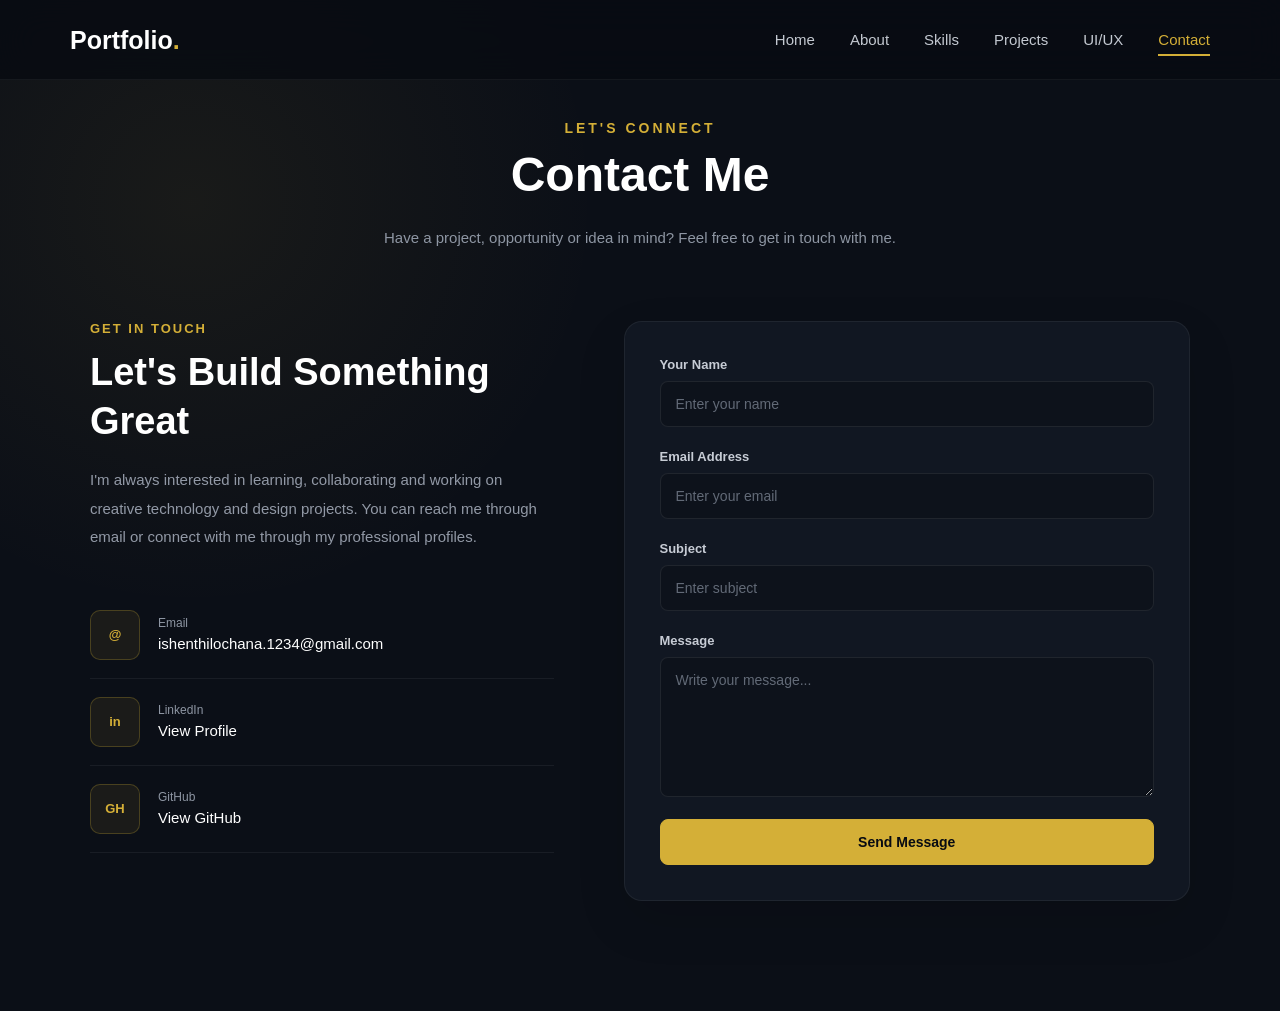
<file: contact.html>
<!DOCTYPE html>
<html lang="en">

<head>
    <meta charset="UTF-8">
    <meta name="viewport" content="width=device-width, initial-scale=1.0">

    <title>Contact | Ishen Thilochana</title>

    <link rel="stylesheet" href="css/style.css">
</head>

<body>

    <!-- ================= NAVBAR ================= -->

    <header class="header">

        <nav class="navbar">

            <a href="index.html" class="logo">
                Portfolio<span>.</span>
            </a>

            <ul class="nav-links">
                <li><a href="index.html">Home</a></li>
                <li><a href="about.html">About</a></li>
                <li><a href="skills.html">Skills</a></li>
                <li><a href="projects.html">Projects</a></li>
                <li><a href="designs.html">UI/UX</a></li>
                <li><a href="contact.html" class="active">Contact</a></li>
            </ul>

        </nav>

    </header>


    <!-- ================= CONTACT ================= -->

    <main>

        <section class="contact-page">

            <div class="section-title">

                <p>Let's Connect</p>

                <h1>Contact Me</h1>

                <span class="section-description">
                    Have a project, opportunity or idea in mind?
                    Feel free to get in touch with me.
                </span>

            </div>


            <div class="contact-container">


                <!-- LEFT SIDE -->

                <div class="contact-info">

                    <p class="contact-small-title">
                        Get In Touch
                    </p>

                    <h2>
                        Let's Build Something Great
                    </h2>

                    <p class="contact-description">
                        I'm always interested in learning, collaborating
                        and working on creative technology and design projects.
                        You can reach me through email or connect with me
                        through my professional profiles.
                    </p>


                    <!-- EMAIL -->

                    <div class="contact-item">

                        <div class="contact-icon">
                            @
                        </div>

                        <div>
                            <span>Email</span>

                            <a href="ishenthilochana.1234@gmail.com">
                               ishenthilochana.1234@gmail.com
                            </a>
                        </div>

                    </div>


                    <!-- LINKEDIN -->

                    <div class="contact-item">

                        <div class="contact-icon">
                            in
                        </div>

                        <div>
                            <span>LinkedIn</span>

                            <a
                                href="https://www.linkedin.com/in/ishen-thilochana-58a168351/"
                                target="_blank"
                                rel="noopener noreferrer"
                            >
                                View Profile
                            </a>
                        </div>

                    </div>


                    <!-- GITHUB -->

                    <div class="contact-item">

                        <div class="contact-icon">
                            GH
                        </div>

                        <div>
                            <span>GitHub</span>

                            <a
                                href="https://github.com/Ishen066"
                                target="_blank"
                                rel="noopener noreferrer"
                            >
                                View GitHub
                            </a>
                        </div>

                    </div>

                </div>


                <!-- RIGHT SIDE FORM -->

                <div class="contact-form-wrapper">

                    <form class="contact-form" id="contactForm">

                        <div class="form-group">

                            <label for="name">
                                Your Name
                            </label>

                            <input
                                type="text"
                                id="name"
                                name="name"
                                placeholder="Enter your name"
                                required
                            >

                        </div>


                        <div class="form-group">

                            <label for="email">
                                Email Address
                            </label>

                            <input
                                type="email"
                                id="email"
                                name="email"
                                placeholder="Enter your email"
                                required
                            >

                        </div>


                        <div class="form-group">

                            <label for="subject">
                                Subject
                            </label>

                            <input
                                type="text"
                                id="subject"
                                name="subject"
                                placeholder="Enter subject"
                                required
                            >

                        </div>


                        <div class="form-group">

                            <label for="message">
                                Message
                            </label>

                            <textarea
                                id="message"
                                name="message"
                                rows="6"
                                placeholder="Write your message..."
                                required
                            ></textarea>

                        </div>


                        <button
                            type="submit"
                            class="contact-submit-btn"
                        >
                            Send Message
                        </button>

                    </form>

                </div>

            </div>

        </section>

    </main>


    <script src="js/script.js"></script>

</body>

</html>
</file>
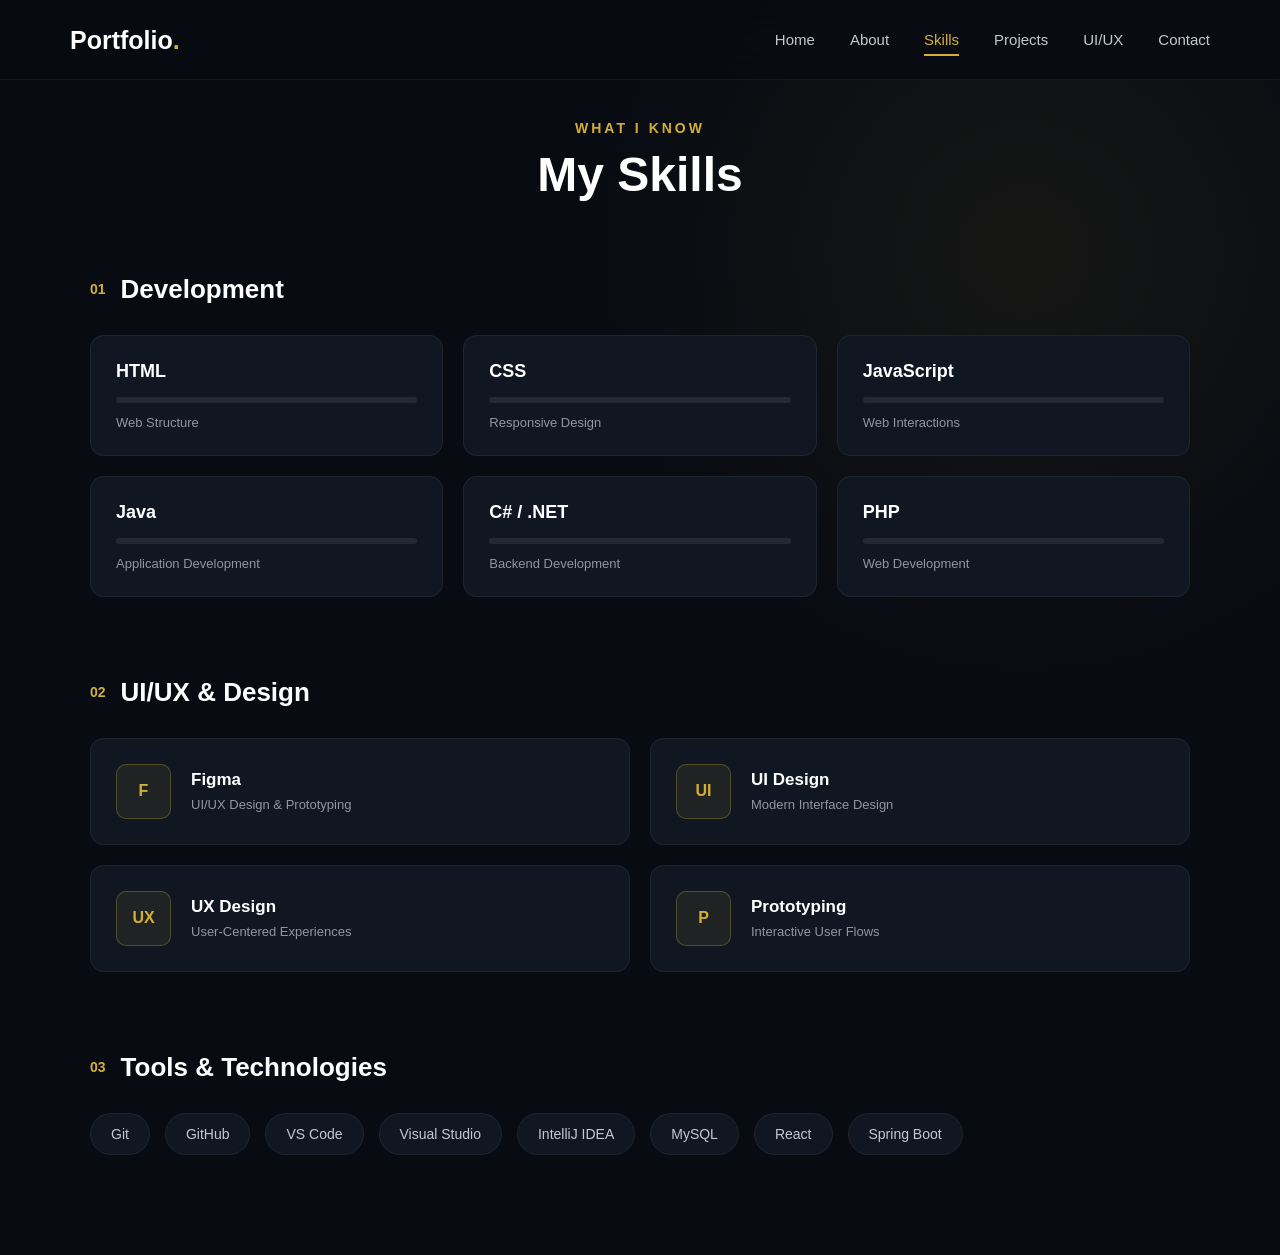
<file: skills.html>
<!DOCTYPE html>
<html lang="en">

<head>
    <meta charset="UTF-8">
    <meta name="viewport" content="width=device-width, initial-scale=1.0">

    <title>Skills | Ishen Thilochana</title>

    <link rel="stylesheet" href="css/style.css">
</head>

<body>

    <!-- ================= NAVBAR ================= -->

    <header class="header">

        <nav class="navbar">

            <a href="index.html" class="logo">
                Portfolio<span>.</span>
            </a>

            <ul class="nav-links">
                <li><a href="index.html">Home</a></li>
                <li><a href="about.html">About</a></li>
                <li><a href="skills.html" class="active">Skills</a></li>
                <li><a href="projects.html">Projects</a></li>
                <li><a href="designs.html">UI/UX</a></li>
                <li><a href="contact.html">Contact</a></li>
            </ul>

        </nav>

    </header>


    <!-- ================= SKILLS ================= -->

    <main>

        <section class="skills-page">

            <div class="section-title">
                <p>What I Know</p>
                <h1>My Skills</h1>
            </div>


            <div class="skills-container">

                <!-- DEVELOPMENT -->

                <div class="skill-category">

                    <div class="skill-category-header">
                        <span>01</span>
                        <h2>Development</h2>
                    </div>


                    <div class="skills-grid">

                        <div class="skill-card">
                            <h3>HTML</h3>

                            <div class="skill-bar">
                                <div class="skill-progress html-progress"></div>
                            </div>

                            <p>Web Structure</p>
                        </div>


                        <div class="skill-card">
                            <h3>CSS</h3>

                            <div class="skill-bar">
                                <div class="skill-progress css-progress"></div>
                            </div>

                            <p>Responsive Design</p>
                        </div>


                        <div class="skill-card">
                            <h3>JavaScript</h3>

                            <div class="skill-bar">
                                <div class="skill-progress js-progress"></div>
                            </div>

                            <p>Web Interactions</p>
                        </div>


                        <div class="skill-card">
                            <h3>Java</h3>

                            <div class="skill-bar">
                                <div class="skill-progress java-progress"></div>
                            </div>

                            <p>Application Development</p>
                        </div>


                        <div class="skill-card">
                            <h3>C# / .NET</h3>

                            <div class="skill-bar">
                                <div class="skill-progress csharp-progress"></div>
                            </div>

                            <p>Backend Development</p>
                        </div>


                        <div class="skill-card">
                            <h3>PHP</h3>

                            <div class="skill-bar">
                                <div class="skill-progress php-progress"></div>
                            </div>

                            <p>Web Development</p>
                        </div>

                    </div>

                </div>


                <!-- DESIGN -->

                <div class="skill-category">

                    <div class="skill-category-header">
                        <span>02</span>
                        <h2>UI/UX & Design</h2>
                    </div>


                    <div class="tool-grid">

                        <div class="tool-card">
                            <div class="tool-icon">F</div>

                            <div>
                                <h3>Figma</h3>
                                <p>UI/UX Design & Prototyping</p>
                            </div>
                        </div>


                        <div class="tool-card">
                            <div class="tool-icon">UI</div>

                            <div>
                                <h3>UI Design</h3>
                                <p>Modern Interface Design</p>
                            </div>
                        </div>


                        <div class="tool-card">
                            <div class="tool-icon">UX</div>

                            <div>
                                <h3>UX Design</h3>
                                <p>User-Centered Experiences</p>
                            </div>
                        </div>


                        <div class="tool-card">
                            <div class="tool-icon">P</div>

                            <div>
                                <h3>Prototyping</h3>
                                <p>Interactive User Flows</p>
                            </div>
                        </div>

                    </div>

                </div>


                <!-- TOOLS -->

                <div class="skill-category">

                    <div class="skill-category-header">
                        <span>03</span>
                        <h2>Tools & Technologies</h2>
                    </div>


                    <div class="technology-list">

                        <span>Git</span>
                        <span>GitHub</span>
                        <span>VS Code</span>
                        <span>Visual Studio</span>
                        <span>IntelliJ IDEA</span>
                        <span>MySQL</span>
                        <span>React</span>
                        <span>Spring Boot</span>

                    </div>

                </div>

            </div>

        </section>

    </main>


    <script src="js/script.js"></script>

</body>

</html>
</file>
<file: css/style.css>
/* =========================================================
   PORTFOLIO - MAIN STYLESHEET
   ========================================================= */


/* =========================================================
   GLOBAL
   ========================================================= */

* {
    margin: 0;
    padding: 0;
    box-sizing: border-box;
}

html {
    scroll-behavior: smooth;
    scroll-padding-top: 80px;
}

body {
    font-family: Arial, Helvetica, sans-serif;
    background: #080b12;
    color: #ffffff;
    overflow-x: hidden;
}

body::-webkit-scrollbar {
    width: 10px;
}

body::-webkit-scrollbar-track {
    background: #080b12;
}

body::-webkit-scrollbar-thumb {
    background: #d4af37;
    border-radius: 10px;
}

img {
    max-width: 100%;
    display: block;
}

button,
input,
textarea {
    font-family: inherit;
}

a {
    -webkit-tap-highlight-color: transparent;
}


/* =========================================================
   NAVBAR
   ========================================================= */

.header {
    position: fixed;
    top: 0;
    left: 0;

    width: 100%;
    height: 80px;

    z-index: 1000;

    background: rgba(8, 11, 18, 0.82);

    backdrop-filter: blur(18px);
    -webkit-backdrop-filter: blur(18px);

    border-bottom: 1px solid rgba(255, 255, 255, 0.05);
}

.navbar {
    width: 100%;
    max-width: 1200px;
    height: 80px;

    margin: auto;

    padding: 0 30px;

    display: flex;
    align-items: center;
    justify-content: space-between;
}


/* LOGO */

.logo {
    color: #ffffff;

    font-size: 25px;
    font-weight: 700;

    text-decoration: none;

    z-index: 1002;
}

.logo span {
    color: #d4af37;
}


/* NAV LINKS */

.nav-links {
    display: flex;
    align-items: center;

    gap: 35px;

    list-style: none;
}

.nav-links a {
    position: relative;

    color: #c4c9d1;

    font-size: 15px;
    font-weight: 500;

    text-decoration: none;

    transition: 0.3s ease;
}

.nav-links a:hover,
.nav-links a.active {
    color: #d4af37;
}

.nav-links a::after {
    content: "";

    position: absolute;

    left: 0;
    bottom: -8px;

    width: 0;
    height: 2px;

    background: #d4af37;

    transition: width 0.3s ease;
}

.nav-links a:hover::after,
.nav-links a.active::after {
    width: 100%;
}


/* =========================================================
   MOBILE MENU BUTTON
   ========================================================= */

.menu-toggle {
    width: 42px;
    height: 42px;

    display: none;

    flex-direction: column;
    align-items: center;
    justify-content: center;

    gap: 5px;

    background: transparent;

    border: none;

    cursor: pointer;

    z-index: 1002;
}

.menu-toggle span {
    display: block;

    width: 24px;
    height: 2px;

    background: #ffffff;

    border-radius: 10px;

    transition: 0.3s ease;
}

.menu-toggle.active span:nth-child(1) {
    transform: translateY(7px) rotate(45deg);
}

.menu-toggle.active span:nth-child(2) {
    opacity: 0;
}

.menu-toggle.active span:nth-child(3) {
    transform: translateY(-7px) rotate(-45deg);
}


/* =========================================================
   HERO / HOME
   ========================================================= */

.hero {
    width: 100%;
    max-width: 1200px;

    min-height: 100vh;

    margin: auto;

    padding: 120px 30px 60px;

    display: grid;

    grid-template-columns: 1.2fr 0.8fr;

    align-items: center;

    gap: 80px;
}


/* HERO CONTENT */

.hero-content {
    max-width: 720px;
}

.intro {
    color: #d4af37;

    font-size: 18px;
    font-weight: 600;

    letter-spacing: 2px;

    margin-bottom: 18px;
}

.hero h1 {
    color: #ffffff;

    font-size: clamp(55px, 7vw, 85px);

    line-height: 1;

    letter-spacing: -3px;

    margin-bottom: 20px;
}

.hero h2 {
    max-width: 650px;

    color: #b5bbc5;

    font-size: 27px;
    font-weight: 400;

    line-height: 1.4;

    margin-bottom: 25px;
}

.hero h2 span {
    color: #d4af37;
}

.description {
    max-width: 620px;

    color: #8e96a3;

    font-size: 17px;

    line-height: 1.8;
}


/* =========================================================
   BUTTONS
   ========================================================= */

.hero-buttons {
    display: flex;

    flex-wrap: wrap;

    gap: 16px;

    margin-top: 35px;
}

.btn {
    display: inline-block;

    padding: 14px 27px;

    border-radius: 8px;

    font-size: 15px;
    font-weight: 600;

    text-decoration: none;

    transition: 0.3s ease;
}

.primary-btn {
    color: #080b12;

    background: #d4af37;

    border: 1px solid #d4af37;
}

.primary-btn:hover {
    transform: translateY(-3px);

    box-shadow:
        0 10px 30px rgba(212, 175, 55, 0.20);
}

.outline-btn {
    color: #d4af37;

    background: transparent;

    border: 1px solid #d4af37;
}

.outline-btn:hover {
    color: #080b12;

    background: #d4af37;

    transform: translateY(-3px);
}


/* =========================================================
   HERO VISUAL
   ========================================================= */

.hero-visual {
    display: flex;

    align-items: center;
    justify-content: center;
}

.visual-circle {
    position: relative;

    width: 330px;
    height: 330px;

    display: flex;

    align-items: center;
    justify-content: center;

    border: 1px solid rgba(212, 175, 55, 0.35);

    border-radius: 50%;

    background:
        radial-gradient(
            circle,
            rgba(212, 175, 55, 0.12),
            transparent 65%
        );

    box-shadow:
        0 0 80px rgba(212, 175, 55, 0.08);

    animation: floating 4s ease-in-out infinite;
}

.visual-circle::before {
    content: "";

    width: 220px;
    height: 220px;

    border-radius: 50%;

    border: 1px dashed rgba(212, 175, 55, 0.40);

    animation: rotateCircle 18s linear infinite;
}

.visual-circle span {
    position: absolute;

    padding: 10px 15px;

    color: #d4af37;

    font-size: 13px;
    font-weight: 700;

    letter-spacing: 2px;

    background: #111620;

    border: 1px solid rgba(212, 175, 55, 0.30);

    border-radius: 7px;

    box-shadow:
        0 10px 30px rgba(0, 0, 0, 0.25);
}

.visual-circle span:nth-child(1) {
    top: 40px;
    left: 40px;
}

.visual-circle span:nth-child(2) {
    top: 145px;
    right: 25px;
}

.visual-circle span:nth-child(3) {
    bottom: 35px;
    left: 90px;
}


/* HERO ANIMATIONS */

@keyframes floating {

    0%,
    100% {
        transform: translateY(0);
    }

    50% {
        transform: translateY(-12px);
    }
}

@keyframes rotateCircle {

    from {
        transform: rotate(0deg);
    }

    to {
        transform: rotate(360deg);
    }
}


/* =========================================================
   COMMON SECTION TITLE
   ========================================================= */

.section-title {
    max-width: 800px;

    margin: 0 auto 70px;

    text-align: center;
}

.section-title > p {
    color: #d4af37;

    font-size: 14px;
    font-weight: 600;

    letter-spacing: 3px;

    text-transform: uppercase;

    margin-bottom: 10px;
}

.section-title h1 {
    color: #ffffff;

    font-size: 48px;

    line-height: 1.2;
}

.section-description {
    display: block;

    max-width: 650px;

    margin: 20px auto 0;

    color: #8e96a3;

    font-size: 15px;

    line-height: 1.8;
}


/* =========================================================
   ABOUT
   ========================================================= */

.about-page {
    min-height: 100vh;

    padding: 120px 30px 110px;

    background:
        radial-gradient(
            circle at 15% 30%,
            rgba(212, 175, 55, 0.08),
            transparent 30%
        ),
        #0b0f17;
}

.about-container {
    width: 100%;
    max-width: 1100px;

    margin: auto;

    display: grid;

    grid-template-columns: 0.8fr 1.2fr;

    align-items: center;

    gap: 80px;
}


/* ABOUT IMAGE */

/* =========================================================
   ABOUT IMAGE - PROFILE PHOTO
   ========================================================= */

.about-image {
    display: flex;
    justify-content: center;
    align-items: center;
}

.image-box {
    position: relative;

    width: 330px;
    height: 430px;

    border-radius: 22px;

    overflow: hidden;

    background: #ffffff;

    border: 1px solid rgba(212, 175, 55, 0.45);

    box-shadow:
        0 25px 60px rgba(0, 0, 0, 0.35),
        0 0 40px rgba(212, 175, 55, 0.06);

    transition:
        transform 0.4s ease,
        box-shadow 0.4s ease,
        border-color 0.4s ease;
}


/* GOLD DECORATIVE FRAME */

.image-box::before {
    content: "";

    position: absolute;

    inset: 0;

    border-radius: 22px;

    border: 1px solid rgba(212, 175, 55, 0.35);

    box-shadow:
        inset 0 0 30px rgba(212, 175, 55, 0.05);

    pointer-events: none;

    z-index: 2;
}


/* PROFILE PHOTO */

.image-box img {
    width: 100%;
    height: 100%;

    display: block;

    object-fit: cover;

    /*
       Since the profile photo has a white background
       and the face is near the upper-middle area,
       this keeps the face nicely positioned.
    */
    object-position: center top;

    border-radius: 21px;

    transition:
        transform 0.5s ease,
        filter 0.5s ease;
}


/* HOVER EFFECT */

.image-box:hover {
    transform: translateY(-7px);

    border-color: rgba(212, 175, 55, 0.75);

    box-shadow:
        0 30px 70px rgba(0, 0, 0, 0.40),
        0 0 45px rgba(212, 175, 55, 0.10);
}

.image-box:hover img {
    transform: scale(1.035);
}


/* =========================================================
   TABLET
   ========================================================= */

@media (max-width: 950px) {

    .about-image {
        justify-content: center;
    }

}


/* =========================================================
   MOBILE
   ========================================================= */

@media (max-width: 700px) {

    .image-box {
        width: 270px;
        height: 350px;

        border-radius: 18px;
    }

    .image-box::before {
        border-radius: 18px;
    }

    .image-box img {
        border-radius: 17px;
    }

}


/* =========================================================
   SMALL MOBILE
   ========================================================= */

@media (max-width: 480px) {

    .image-box {
        width: 240px;
        height: 320px;
    }

}


/* ABOUT CONTENT */

.about-small-title {
    color: #d4af37;

    font-size: 15px;
    font-weight: 600;

    letter-spacing: 2px;

    margin-bottom: 12px;
}

.about-content h2 {
    color: #ffffff;

    font-size: 40px;

    margin-bottom: 22px;
}

.about-text {
    color: #969daa;

    font-size: 16px;

    line-height: 1.9;

    margin-bottom: 35px;
}


/* ABOUT INFO */

.about-info {
    display: grid;

    grid-template-columns: repeat(3, 1fr);

    gap: 15px;

    margin-bottom: 35px;
}

.info-card {
    padding: 20px;

    background: #111722;

    border: 1px solid rgba(255, 255, 255, 0.06);

    border-radius: 12px;

    transition: 0.3s ease;
}

.info-card:hover {
    transform: translateY(-5px);

    border-color: rgba(212, 175, 55, 0.50);

    box-shadow:
        0 15px 35px rgba(0, 0, 0, 0.20);
}

.info-number {
    display: block;

    color: #d4af37;

    font-size: 13px;
    font-weight: 700;

    margin-bottom: 15px;
}

.info-card h3 {
    color: #ffffff;

    font-size: 16px;

    margin-bottom: 8px;
}

.info-card p {
    color: #8e96a3;

    font-size: 13px;

    line-height: 1.5;
}


/* =========================================================
   SKILLS
   ========================================================= */

.skills-page {
    min-height: 100vh;

    padding: 120px 30px 100px;

    background:
        radial-gradient(
            circle at 80% 20%,
            rgba(212, 175, 55, 0.07),
            transparent 30%
        ),
        #080b12;
}

.skills-container {
    width: 100%;
    max-width: 1100px;

    margin: auto;
}

.skill-category {
    margin-bottom: 80px;
}

.skill-category:last-child {
    margin-bottom: 0;
}

.skill-category-header {
    display: flex;

    align-items: center;

    gap: 15px;

    margin-bottom: 30px;
}

.skill-category-header span {
    color: #d4af37;

    font-size: 14px;
    font-weight: 700;
}

.skill-category-header h2 {
    color: #ffffff;

    font-size: 26px;
}


/* SKILLS GRID */

.skills-grid {
    display: grid;

    grid-template-columns: repeat(3, 1fr);

    gap: 20px;
}

.skill-card {
    padding: 25px;

    background: #111722;

    border: 1px solid rgba(255, 255, 255, 0.06);

    border-radius: 14px;

    transition: 0.3s ease;
}

.skill-card:hover {
    transform: translateY(-5px);

    border-color: rgba(212, 175, 55, 0.50);

    box-shadow:
        0 15px 35px rgba(0, 0, 0, 0.20);
}

.skill-card h3 {
    color: #ffffff;

    margin-bottom: 15px;

    font-size: 18px;
}

.skill-card p {
    color: #8e96a3;

    margin-top: 12px;

    font-size: 13px;
}


/* =========================================================
   ANIMATED SKILL BARS
   ========================================================= */

.skill-bar {
    width: 100%;
    height: 6px;

    background: #222936;

    border-radius: 20px;

    overflow: hidden;
}


/* BAR STARTS FROM 0 */

.skill-progress {
    width: 0;
    height: 100%;

    background:
        linear-gradient(
            90deg,
            #c79d22,
            #e1c45b
        );

    border-radius: 20px;

    transition:
        width 1.5s cubic-bezier(0.4, 0, 0.2, 1);

    box-shadow:
        0 0 12px rgba(212, 175, 55, 0.25);
}


/* FINAL VALUES - ONLY AFTER JS ADDS .animate */

.skill-progress.html-progress.animate {
    width: 90%;
}

.skill-progress.css-progress.animate {
    width: 85%;
}

.skill-progress.js-progress.animate {
    width: 70%;
}

.skill-progress.java-progress.animate {
    width: 75%;
}

.skill-progress.csharp-progress.animate {
    width: 70%;
}

.skill-progress.php-progress.animate {
    width: 75%;
}


/* UI/UX TOOL CARDS */

.tool-grid {
    display: grid;

    grid-template-columns: repeat(2, 1fr);

    gap: 20px;
}

.tool-card {
    display: flex;

    align-items: center;

    gap: 20px;

    padding: 25px;

    background: #111722;

    border: 1px solid rgba(255, 255, 255, 0.06);

    border-radius: 14px;

    transition: 0.3s ease;
}

.tool-card:hover {
    transform: translateY(-5px);

    border-color: rgba(212, 175, 55, 0.50);

    box-shadow:
        0 15px 35px rgba(0, 0, 0, 0.20);
}

.tool-icon {
    width: 55px;
    height: 55px;

    display: flex;

    align-items: center;
    justify-content: center;

    flex-shrink: 0;

    color: #d4af37;

    font-weight: 700;

    background: rgba(212, 175, 55, 0.08);

    border: 1px solid rgba(212, 175, 55, 0.30);

    border-radius: 10px;
}

.tool-card h3 {
    color: #ffffff;

    font-size: 17px;

    margin-bottom: 7px;
}

.tool-card p {
    color: #8e96a3;

    font-size: 13px;
}


/* TECHNOLOGIES */

.technology-list {
    display: flex;

    flex-wrap: wrap;

    gap: 15px;
}

.technology-list span {
    padding: 12px 20px;

    color: #c4c9d1;

    background: #111722;

    border: 1px solid rgba(255, 255, 255, 0.06);

    border-radius: 50px;

    font-size: 14px;

    transition: 0.3s ease;
}

.technology-list span:hover {
    color: #d4af37;

    border-color: rgba(212, 175, 55, 0.50);

    transform: translateY(-3px);
}


/* =========================================================
   PROJECTS
   ========================================================= */

.projects-page {
    min-height: 100vh;

    padding: 120px 30px 110px;

    background:
        radial-gradient(
            circle at 10% 20%,
            rgba(212, 175, 55, 0.07),
            transparent 30%
        ),
        #0b0f17;
}

.projects-container {
    width: 100%;
    max-width: 1100px;

    margin: auto;

    display: flex;

    flex-direction: column;

    gap: 40px;
}


/* PROJECT CARD */

.project-card {
    display: grid;

    grid-template-columns: 1fr 1fr;

    min-height: 390px;

    overflow: hidden;

    background: #111722;

    border: 1px solid rgba(255, 255, 255, 0.06);

    border-radius: 18px;

    transition: 0.35s ease;
}

.project-card:hover {
    transform: translateY(-6px);

    border-color: rgba(212, 175, 55, 0.35);

    box-shadow:
        0 20px 50px rgba(0, 0, 0, 0.25);
}


/* ALTERNATING LAYOUT */

.project-card:nth-child(even) .project-image {
    order: 2;
}

.project-card:nth-child(even) .project-content {
    order: 1;
}


/* PROJECT IMAGE */

.project-image {
    position: relative;

    min-height: 390px;

    overflow: hidden;

    background: #171d28;
}

.project-image img {
    width: 100%;
    height: 100%;

    object-fit: cover;

    transition: transform 0.5s ease;
}

.project-card:hover .project-image img {
    transform: scale(1.05);
}

.project-number {
    position: absolute;

    top: 20px;
    left: 20px;

    width: 48px;
    height: 48px;

    display: flex;

    align-items: center;
    justify-content: center;

    color: #080b12;

    font-size: 13px;
    font-weight: 700;

    background: #d4af37;

    border-radius: 50%;

    box-shadow:
        0 10px 25px rgba(0, 0, 0, 0.20);
}


/* PROJECT CONTENT */

.project-content {
    padding: 45px;

    display: flex;

    flex-direction: column;

    justify-content: center;
}

.project-type {
    color: #d4af37;

    font-size: 12px;
    font-weight: 700;

    letter-spacing: 2px;

    text-transform: uppercase;

    margin-bottom: 12px;
}

.project-content h2 {
    color: #ffffff;

    font-size: 30px;

    margin-bottom: 18px;
}

.project-description {
    color: #9299a6;

    font-size: 15px;

    line-height: 1.8;

    margin-bottom: 25px;
}


/* PROJECT TECH */

.project-tech {
    display: flex;

    flex-wrap: wrap;

    gap: 9px;

    margin-bottom: 30px;
}

.project-tech span {
    padding: 7px 12px;

    color: #b7bdc8;

    font-size: 11px;

    background: #191f2b;

    border: 1px solid rgba(255, 255, 255, 0.07);

    border-radius: 50px;
}


/* PROJECT BUTTONS */

.project-links {
    display: flex;

    flex-wrap: wrap;

    gap: 12px;
}

.project-btn {
    display: inline-block;

    padding: 11px 20px;

    font-size: 13px;
    font-weight: 600;

    text-decoration: none;

    border-radius: 7px;

    transition: 0.3s ease;
}

.primary-project-btn {
    color: #080b12;

    background: #d4af37;

    border: 1px solid #d4af37;
}

.primary-project-btn:hover {
    transform: translateY(-3px);

    box-shadow:
        0 8px 25px rgba(212, 175, 55, 0.15);
}

.secondary-project-btn {
    color: #d4af37;

    background: transparent;

    border: 1px solid rgba(212, 175, 55, 0.60);
}

.secondary-project-btn:hover {
    color: #080b12;

    background: #d4af37;

    transform: translateY(-3px);
}


/* =========================================================
   UI / UX DESIGNS
   ========================================================= */

.designs-page {
    min-height: 100vh;

    padding: 120px 30px 110px;

    background:
        radial-gradient(
            circle at 85% 15%,
            rgba(212, 175, 55, 0.07),
            transparent 30%
        ),
        #080b12;
}

.designs-container {
    width: 100%;
    max-width: 1100px;

    margin: auto;
}


/* FEATURED DESIGN */

.featured-design {
    display: grid;

    grid-template-columns: 1.15fr 0.85fr;

    overflow: hidden;

    margin-bottom: 100px;

    background: #111722;

    border: 1px solid rgba(255, 255, 255, 0.06);

    border-radius: 20px;

    transition: 0.35s ease;
}

.featured-design:hover {
    transform: translateY(-5px);

    border-color: rgba(212, 175, 55, 0.30);

    box-shadow:
        0 20px 50px rgba(0, 0, 0, 0.22);
}

.featured-design-image {
    position: relative;

    min-height: 480px;

    overflow: hidden;

    background: #171d28;
}

.featured-design-image img {
    width: 100%;
    height: 100%;

    object-fit: cover;

    transition: 0.5s ease;
}

.featured-design:hover .featured-design-image img {
    transform: scale(1.04);
}

.design-label {
    position: absolute;

    top: 25px;
    left: 25px;

    padding: 9px 15px;

    color: #080b12;

    background: #d4af37;

    border-radius: 50px;

    font-size: 11px;
    font-weight: 700;

    text-transform: uppercase;

    letter-spacing: 1px;
}

.featured-design-content {
    padding: 50px;

    display: flex;

    flex-direction: column;

    justify-content: center;
}

.design-type {
    color: #d4af37;

    font-size: 12px;
    font-weight: 700;

    letter-spacing: 2px;

    text-transform: uppercase;

    margin-bottom: 13px;
}

.featured-design-content h2 {
    color: #ffffff;

    font-size: 34px;

    line-height: 1.2;

    margin-bottom: 20px;
}

.featured-design-content > p:not(.design-type) {
    color: #9299a6;

    font-size: 15px;

    line-height: 1.8;

    margin-bottom: 25px;
}


/* FEATURES */

.design-features {
    display: flex;

    flex-wrap: wrap;

    gap: 9px;

    margin-bottom: 30px;
}

.design-features span {
    padding: 7px 12px;

    color: #b7bdc8;

    background: #191f2b;

    border: 1px solid rgba(255, 255, 255, 0.07);

    border-radius: 50px;

    font-size: 11px;
}

.design-actions {
    display: flex;

    flex-wrap: wrap;

    gap: 12px;
}


/* =========================================================
   DESIGN GALLERY
   ========================================================= */

.design-gallery-title {
    margin-bottom: 30px;
}

.design-gallery-title p,
.design-process-heading p {
    color: #d4af37;

    font-size: 12px;
    font-weight: 700;

    letter-spacing: 2px;

    text-transform: uppercase;

    margin-bottom: 8px;
}

.design-gallery-title h2,
.design-process-heading h2 {
    color: #ffffff;

    font-size: 30px;
}


/* DESIGN GRID */

.design-grid {
    display: grid;

    grid-template-columns: repeat(3, 1fr);

    gap: 20px;

    margin-bottom: 100px;
}

.design-card {
    overflow: hidden;

    background: #111722;

    border: 1px solid rgba(255, 255, 255, 0.06);

    border-radius: 16px;
}

.design-card-image {
    position: relative;

    height: 420px;

    overflow: hidden;
}

.design-card-image img {
    width: 100%;
    height: 100%;

    object-fit: cover;

    transition: 0.5s ease;
}

.design-card:hover img {
    transform: scale(1.07);
}


/* DESIGN OVERLAY */

.design-overlay {
    position: absolute;

    left: 0;
    bottom: 0;

    width: 100%;

    padding: 70px 25px 25px;

    background:
        linear-gradient(
            transparent,
            rgba(8, 11, 18, 0.95)
        );

    transform: translateY(15px);

    transition: 0.35s ease;
}

.design-card:hover .design-overlay {
    transform: translateY(0);
}

.design-overlay span {
    color: #d4af37;

    font-size: 11px;
    font-weight: 700;

    letter-spacing: 1px;

    text-transform: uppercase;
}

.design-overlay h3 {
    color: #ffffff;

    font-size: 19px;

    margin-top: 8px;
}


/* =========================================================
   DESIGN PROCESS
   ========================================================= */

.design-process {
    padding-top: 10px;
}

.design-process-heading {
    margin-bottom: 35px;
}

.process-grid {
    display: grid;

    grid-template-columns: repeat(4, 1fr);

    gap: 18px;
}

.process-card {
    padding: 28px 22px;

    background: #111722;

    border: 1px solid rgba(255, 255, 255, 0.06);

    border-radius: 14px;

    transition: 0.3s ease;
}

.process-card:hover {
    transform: translateY(-5px);

    border-color: rgba(212, 175, 55, 0.45);

    box-shadow:
        0 15px 35px rgba(0, 0, 0, 0.18);
}

.process-card span {
    display: block;

    color: #d4af37;

    font-size: 13px;
    font-weight: 700;

    margin-bottom: 25px;
}

.process-card h3 {
    color: #ffffff;

    font-size: 18px;

    margin-bottom: 12px;
}

.process-card p {
    color: #8e96a3;

    font-size: 13px;

    line-height: 1.7;
}


/* =========================================================
   CONTACT
   ========================================================= */

.contact-page {
    min-height: 100vh;

    padding: 120px 30px 110px;

    background:
        radial-gradient(
            circle at 15% 20%,
            rgba(212, 175, 55, 0.07),
            transparent 30%
        ),
        #0b0f17;
}

.contact-container {
    width: 100%;
    max-width: 1100px;

    margin: auto;

    display: grid;

    grid-template-columns: 0.9fr 1.1fr;

    gap: 70px;

    align-items: start;
}


/* CONTACT INFO */

.contact-small-title {
    color: #d4af37;

    font-size: 13px;
    font-weight: 700;

    letter-spacing: 2px;

    text-transform: uppercase;

    margin-bottom: 12px;
}

.contact-info h2 {
    color: #ffffff;

    font-size: 38px;

    line-height: 1.3;

    margin-bottom: 20px;
}

.contact-description {
    color: #9299a6;

    font-size: 15px;

    line-height: 1.9;

    margin-bottom: 40px;
}

.contact-item {
    display: flex;

    align-items: center;

    gap: 18px;

    padding: 18px 0;

    border-bottom:
        1px solid rgba(255, 255, 255, 0.06);
}

.contact-icon {
    width: 50px;
    height: 50px;

    display: flex;

    align-items: center;
    justify-content: center;

    flex-shrink: 0;

    color: #d4af37;

    font-size: 13px;
    font-weight: 700;

    background: rgba(212, 175, 55, 0.08);

    border:
        1px solid rgba(212, 175, 55, 0.25);

    border-radius: 10px;
}

.contact-item span {
    display: block;

    color: #8e96a3;

    font-size: 12px;

    margin-bottom: 5px;
}

.contact-item a {
    color: #ffffff;

    font-size: 15px;

    text-decoration: none;

    transition: 0.3s ease;
}

.contact-item a:hover {
    color: #d4af37;
}


/* =========================================================
   CONTACT FORM
   ========================================================= */

.contact-form-wrapper {
    padding: 35px;

    background: #111722;

    border: 1px solid rgba(255, 255, 255, 0.06);

    border-radius: 18px;

    box-shadow:
        0 20px 50px rgba(0, 0, 0, 0.12);
}

.contact-form {
    display: flex;

    flex-direction: column;

    gap: 22px;
}

.form-group {
    display: flex;

    flex-direction: column;

    gap: 9px;
}

.form-group label {
    color: #c7ccd5;

    font-size: 13px;
    font-weight: 600;
}

.form-group input,
.form-group textarea {
    width: 100%;

    padding: 14px 15px;

    color: #ffffff;

    font-size: 14px;

    background: #0d121b;

    border:
        1px solid rgba(255, 255, 255, 0.08);

    border-radius: 8px;

    outline: none;

    transition: 0.3s ease;
}

.form-group input::placeholder,
.form-group textarea::placeholder {
    color: #626a77;
}

.form-group input:focus,
.form-group textarea:focus {
    border-color: rgba(212, 175, 55, 0.65);

    box-shadow:
        0 0 0 3px rgba(212, 175, 55, 0.05);
}

.form-group textarea {
    min-height: 140px;

    resize: vertical;
}

.contact-submit-btn {
    padding: 14px 25px;

    color: #080b12;

    font-size: 14px;
    font-weight: 700;

    background: #d4af37;

    border: 1px solid #d4af37;

    border-radius: 8px;

    cursor: pointer;

    transition: 0.3s ease;
}

.contact-submit-btn:hover {
    transform: translateY(-3px);

    box-shadow:
        0 10px 30px rgba(212, 175, 55, 0.15);
}


/* =========================================================
   FOOTER
   ========================================================= */

.footer {
    padding: 30px;

    background: #080b12;

    border-top:
        1px solid rgba(255, 255, 255, 0.06);
}

.footer-container {
    width: 100%;
    max-width: 1100px;

    margin: auto;

    display: flex;

    align-items: center;
    justify-content: space-between;

    gap: 20px;
}

.footer-logo {
    color: #ffffff;

    font-size: 20px;
    font-weight: 700;

    text-decoration: none;
}

.footer-logo span {
    color: #d4af37;
}

.footer p {
    color: #727986;

    font-size: 13px;

    text-align: center;
}

.back-to-top {
    width: 40px;
    height: 40px;

    display: flex;

    align-items: center;
    justify-content: center;

    color: #080b12;

    background: #d4af37;

    border-radius: 8px;

    text-decoration: none;

    transition: 0.3s ease;
}

.back-to-top:hover {
    transform: translateY(-4px);

    box-shadow:
        0 8px 20px rgba(212, 175, 55, 0.15);
}


/* =========================================================
   SCROLL REVEAL
   ========================================================= */

.reveal {
    opacity: 0;

    transform: translateY(40px);

    transition:
        opacity 0.7s ease,
        transform 0.7s ease;
}

.reveal.active {
    opacity: 1;

    transform: translateY(0);
}


/* =========================================================
   TABLET RESPONSIVE
   ========================================================= */

@media (max-width: 950px) {

    .navbar {
        padding: 0 25px;
    }


    /* HERO */

    .hero {
        grid-template-columns: 1fr;

        text-align: center;

        padding-top: 150px;

        gap: 60px;
    }

    .hero-content {
        margin: auto;
    }

    .description {
        margin: auto;
    }

    .hero-buttons {
        justify-content: center;
    }


    /* ABOUT */

    .about-container {
        grid-template-columns: 1fr;

        gap: 65px;

        text-align: center;
    }

    .about-content {
        max-width: 680px;

        margin: auto;
    }


    /* SKILLS */

    .skills-grid {
        grid-template-columns: repeat(2, 1fr);
    }


    /* UI UX */

    .featured-design {
        grid-template-columns: 1fr;
    }

    .featured-design-image {
        min-height: 400px;
    }

    .design-grid {
        grid-template-columns: repeat(2, 1fr);
    }

    .process-grid {
        grid-template-columns: repeat(2, 1fr);
    }


    /* CONTACT */

    .contact-container {
        grid-template-columns: 1fr;

        gap: 50px;
    }

}


/* =========================================================
   MOBILE NAVIGATION - LEFT SIDE DRAWER
   ========================================================= */

@media (max-width: 800px) {

    .menu-toggle {
        display: flex;
    }

    .nav-links {
        position: fixed;

        top: 0;
        left: 0;

        width: 280px;
        height: 100vh;

        padding: 110px 30px 40px;

        display: flex;
        flex-direction: column;
        align-items: flex-start;

        gap: 28px;

        list-style: none;

        background: rgba(8, 11, 18, 0.98);

        backdrop-filter: blur(20px);
        -webkit-backdrop-filter: blur(20px);

        border-right:
            1px solid rgba(255, 255, 255, 0.06);

        box-shadow:
            20px 0 50px rgba(0, 0, 0, 0.35);

        transform: translateX(-100%);

        opacity: 0;

        visibility: hidden;

        transition:
            transform 0.35s ease,
            opacity 0.35s ease,
            visibility 0.35s ease;

        z-index: 1001;
    }


    /* MENU OPEN */

    .nav-links.active {
        transform: translateX(0);

        opacity: 1;

        visibility: visible;
    }


    /* LIST ITEMS */

    .nav-links li {
        width: 100%;
    }


    /* LINKS */

    .nav-links a {
        display: block;

        width: 100%;

        padding: 10px 0;

        color: #c4c9d1;

        font-size: 17px;

        text-decoration: none;
    }


    .nav-links a:hover,
    .nav-links a.active {
        color: #d4af37;
    }


    .nav-links a::after {
        bottom: 2px;
    }

}


/* =========================================================
   MOBILE RESPONSIVE
   ========================================================= */

@media (max-width: 700px) {

    .navbar {
        padding: 0 20px;
    }

    .logo {
        font-size: 22px;
    }


    /* SECTION TITLES */

    .section-title {
        margin-bottom: 50px;
    }

    .section-title h1 {
        font-size: 38px;
    }

    .section-title > p {
        font-size: 12px;
    }


    /* HOME */

    .hero {
        min-height: auto;

        padding:
            140px 20px
            90px;

        gap: 50px;
    }

    .hero h1 {
        font-size: 52px;

        letter-spacing: -2px;
    }

    .hero h2 {
        font-size: 21px;
    }

    .description {
        font-size: 15px;
    }

    .intro {
        font-size: 15px;
    }

    .visual-circle {
        width: 270px;
        height: 270px;
    }

    .visual-circle::before {
        width: 180px;
        height: 180px;
    }

    .visual-circle span:nth-child(1) {
        top: 35px;
        left: 35px;
    }

    .visual-circle span:nth-child(2) {
        top: 115px;
        right: 20px;
    }

    .visual-circle span:nth-child(3) {
        bottom: 30px;
        left: 75px;
    }


    /* ABOUT */

    .about-page {
        padding:
            100px 20px
            90px;
    }

    .image-box {
        width: 270px;
        height: 350px;
    }

    .about-content h2 {
        font-size: 30px;
    }

    .about-info {
        grid-template-columns: 1fr;
    }


    /* SKILLS */

    .skills-page {
        padding:
            100px 20px
            90px;
    }

    .skills-grid {
        grid-template-columns: 1fr;
    }

    .tool-grid {
        grid-template-columns: 1fr;
    }

    .skill-category {
        margin-bottom: 60px;
    }


    /* PROJECTS */

    .projects-page {
        padding:
            100px 20px
            90px;
    }

    .project-content {
        padding: 30px 25px;
    }

    .project-content h2 {
        font-size: 25px;
    }


    /* UI UX */

    .designs-page {
        padding:
            100px 20px
            90px;
    }

    .featured-design {
        margin-bottom: 70px;
    }

    .featured-design-image {
        min-height: 300px;
    }

    .featured-design-content {
        padding: 30px 25px;
    }

    .featured-design-content h2 {
        font-size: 27px;
    }

    .design-grid {
        grid-template-columns: 1fr;

        margin-bottom: 70px;
    }

    .design-card-image {
        height: 450px;
    }

    .process-grid {
        grid-template-columns: 1fr;
    }


    /* CONTACT */

    .contact-page {
        padding:
            100px 20px
            90px;
    }

    .contact-info h2 {
        font-size: 30px;
    }

    .contact-form-wrapper {
        padding: 25px 20px;
    }


    /* FOOTER */

    .footer-container {
        flex-direction: column;

        text-align: center;
    }

}


/* =========================================================
   EXTRA SMALL MOBILE
   ========================================================= */

@media (max-width: 480px) {

    .hero h1 {
        font-size: 43px;
    }

    .hero h2 {
        font-size: 19px;
    }

    .hero-buttons {
        flex-direction: column;

        align-items: stretch;
    }

    .hero-buttons .btn {
        text-align: center;
    }

    .visual-circle {
        width: 235px;
        height: 235px;
    }

    .visual-circle::before {
        width: 155px;
        height: 155px;
    }

    .visual-circle span {
        font-size: 11px;

        padding: 8px 11px;
    }

    .image-box {
        width: 240px;
        height: 320px;
    }

    .image-box::before {
        top: 12px;
        left: 12px;
    }

    .section-title h1 {
        font-size: 32px;
    }

    .skill-category-header h2 {
        font-size: 22px;
    }

    .project-image {
        min-height: 220px;
    }

    .project-content {
        padding: 28px 20px;
    }

    .design-card-image {
        height: 400px;
    }

    .contact-item {
        align-items: flex-start;
    }

}


/* =========================================================
   REDUCED MOTION ACCESSIBILITY
   ========================================================= */

@media (prefers-reduced-motion: reduce) {

    html {
        scroll-behavior: auto;
    }

    *,
    *::before,
    *::after {
        animation-duration: 0.01ms !important;
        animation-iteration-count: 1 !important;

        transition-duration: 0.01ms !important;
    }

}
.form-status {
    min-height: 22px;
    margin-top: 5px;
    font-size: 13px;
    line-height: 1.6;
}

.form-status.sending {
    color: #b7bdc8;
}

.form-status.success {
    color: #62d394;
}

.form-status.error {
    color: #ff7b7b;
}

.contact-submit-btn:disabled {
    opacity: 0.6;
    cursor: not-allowed;
}
</file>
